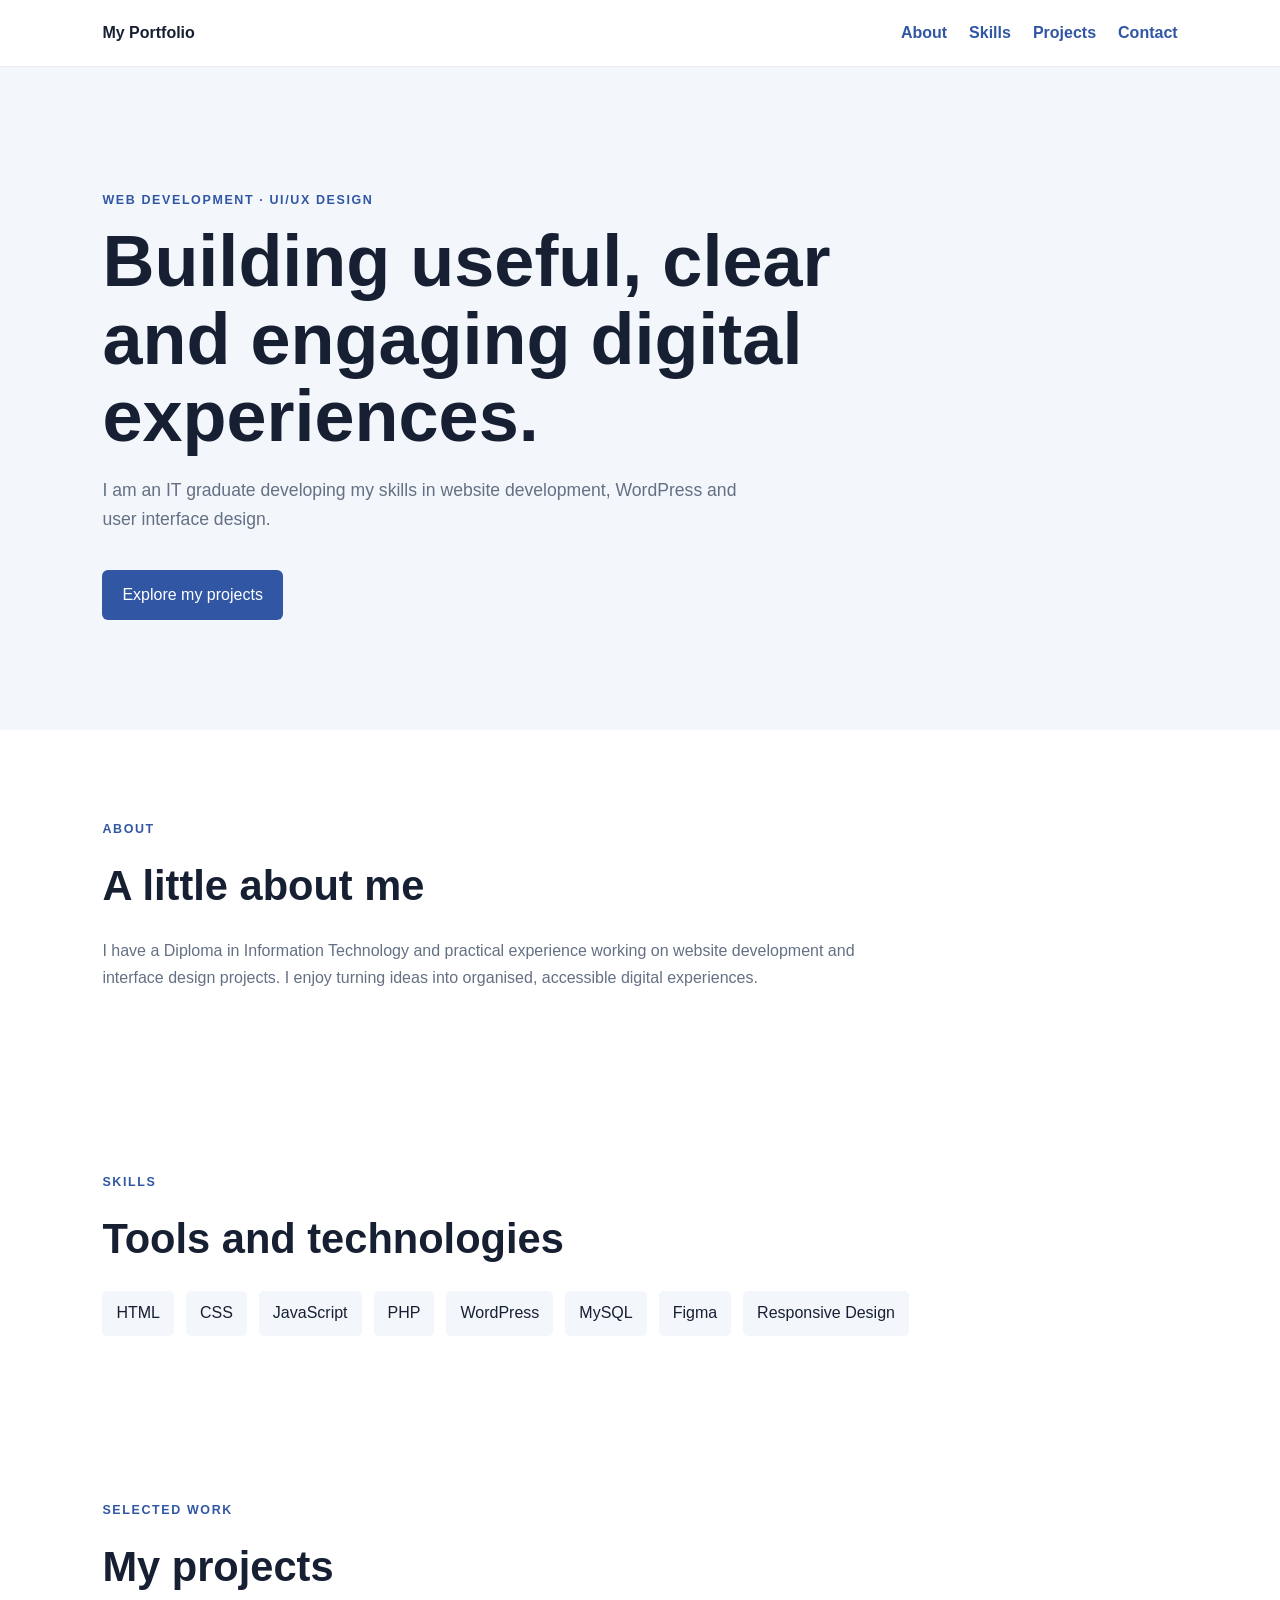
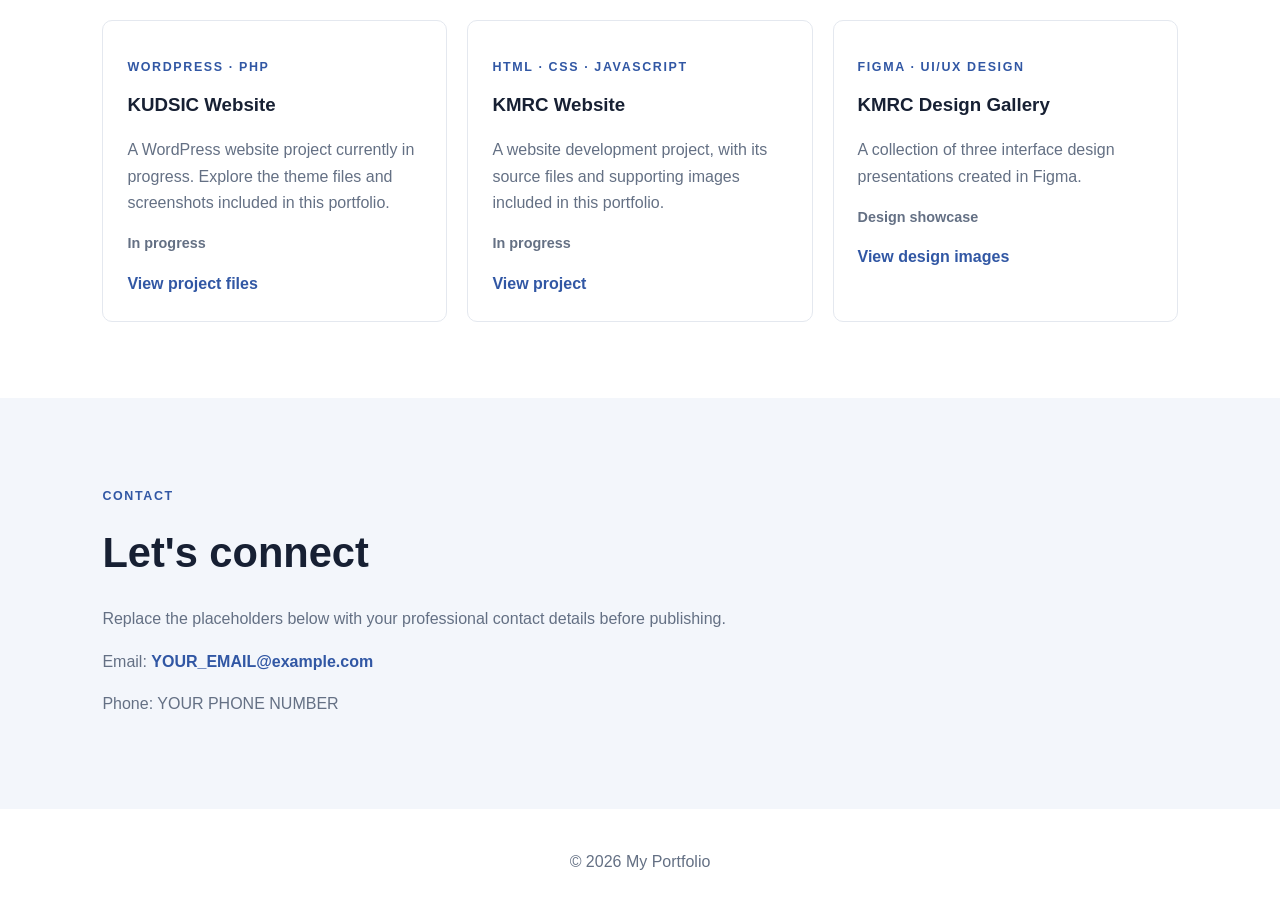
<file: index.html>
<!DOCTYPE html>
<html lang="en">
<head>
  <meta charset="UTF-8">
  <meta name="viewport" content="width=device-width, initial-scale=1.0">
  <meta name="description" content="Portfolio showcasing web development and UI/UX design projects.">
  <title>My Portfolio | Web Developer & UI/UX Designer</title>
  <link rel="stylesheet" href="style.css">
</head>
<body>
  <header class="site-header">
    <a class="logo" href="#home">My Portfolio</a>
    <nav aria-label="Main navigation">
      <a href="#about">About</a>
      <a href="#skills">Skills</a>
      <a href="#projects">Projects</a>
      <a href="#contact">Contact</a>
    </nav>
  </header>

  <main>
    <section class="hero" id="home">
      <p class="eyebrow">WEB DEVELOPMENT · UI/UX DESIGN</p>
      <h1>Building useful, clear and engaging digital experiences.</h1>
      <p>I am an IT graduate developing my skills in website development, WordPress and user interface design.</p>
      <a class="button" href="#projects">Explore my projects</a>
    </section>

    <section class="section" id="about">
      <p class="eyebrow">ABOUT</p>
      <h2>A little about me</h2>
      <p>I have a Diploma in Information Technology and practical experience working on website development and interface design projects. I enjoy turning ideas into organised, accessible digital experiences.</p>
    </section>

    <section class="section" id="skills">
      <p class="eyebrow">SKILLS</p>
      <h2>Tools and technologies</h2>
      <div class="skills">
        <span>HTML</span><span>CSS</span><span>JavaScript</span><span>PHP</span>
        <span>WordPress</span><span>MySQL</span><span>Figma</span><span>Responsive Design</span>
      </div>
    </section>

    <section class="section" id="projects">
      <p class="eyebrow">SELECTED WORK</p>
      <h2>My projects</h2>
      <div class="project-grid">
        <article class="project-card">
          <p class="project-type">WORDPRESS · PHP</p>
          <h3>KUDSIC Website</h3>
          <p>A WordPress website project currently in progress. Explore the theme files and screenshots included in this portfolio.</p>
          <p class="status">In progress</p>
          <a href="projects/kudsic/">View project files</a>
        </article>
        <article class="project-card">
          <p class="project-type">HTML · CSS · JAVASCRIPT</p>
          <h3>KMRC Website</h3>
          <p>A website development project, with its source files and supporting images included in this portfolio.</p>
          <p class="status">In progress</p>
          <a href="projects/kmrc/">View project</a>
        </article>
        <article class="project-card">
          <p class="project-type">FIGMA · UI/UX DESIGN</p>
          <h3>KMRC Design Gallery</h3>
          <p>A collection of three interface design presentations created in Figma.</p>
          <p class="status">Design showcase</p>
          <a href="projects/figma/">View design images</a>
        </article>
      </div>
    </section>

    <section class="section contact" id="contact">
      <p class="eyebrow">CONTACT</p>
      <h2>Let's connect</h2>
      <p>Replace the placeholders below with your professional contact details before publishing.</p>
      <p>Email: <a href="mailto:YOUR_EMAIL@example.com">YOUR_EMAIL@example.com</a></p>
      <p>Phone: YOUR PHONE NUMBER</p>
    </section>
  </main>

  <footer><p>© <span id="year"></span> My Portfolio</p></footer>
  <script src="script.js"></script>
</body>
</html>
</file>
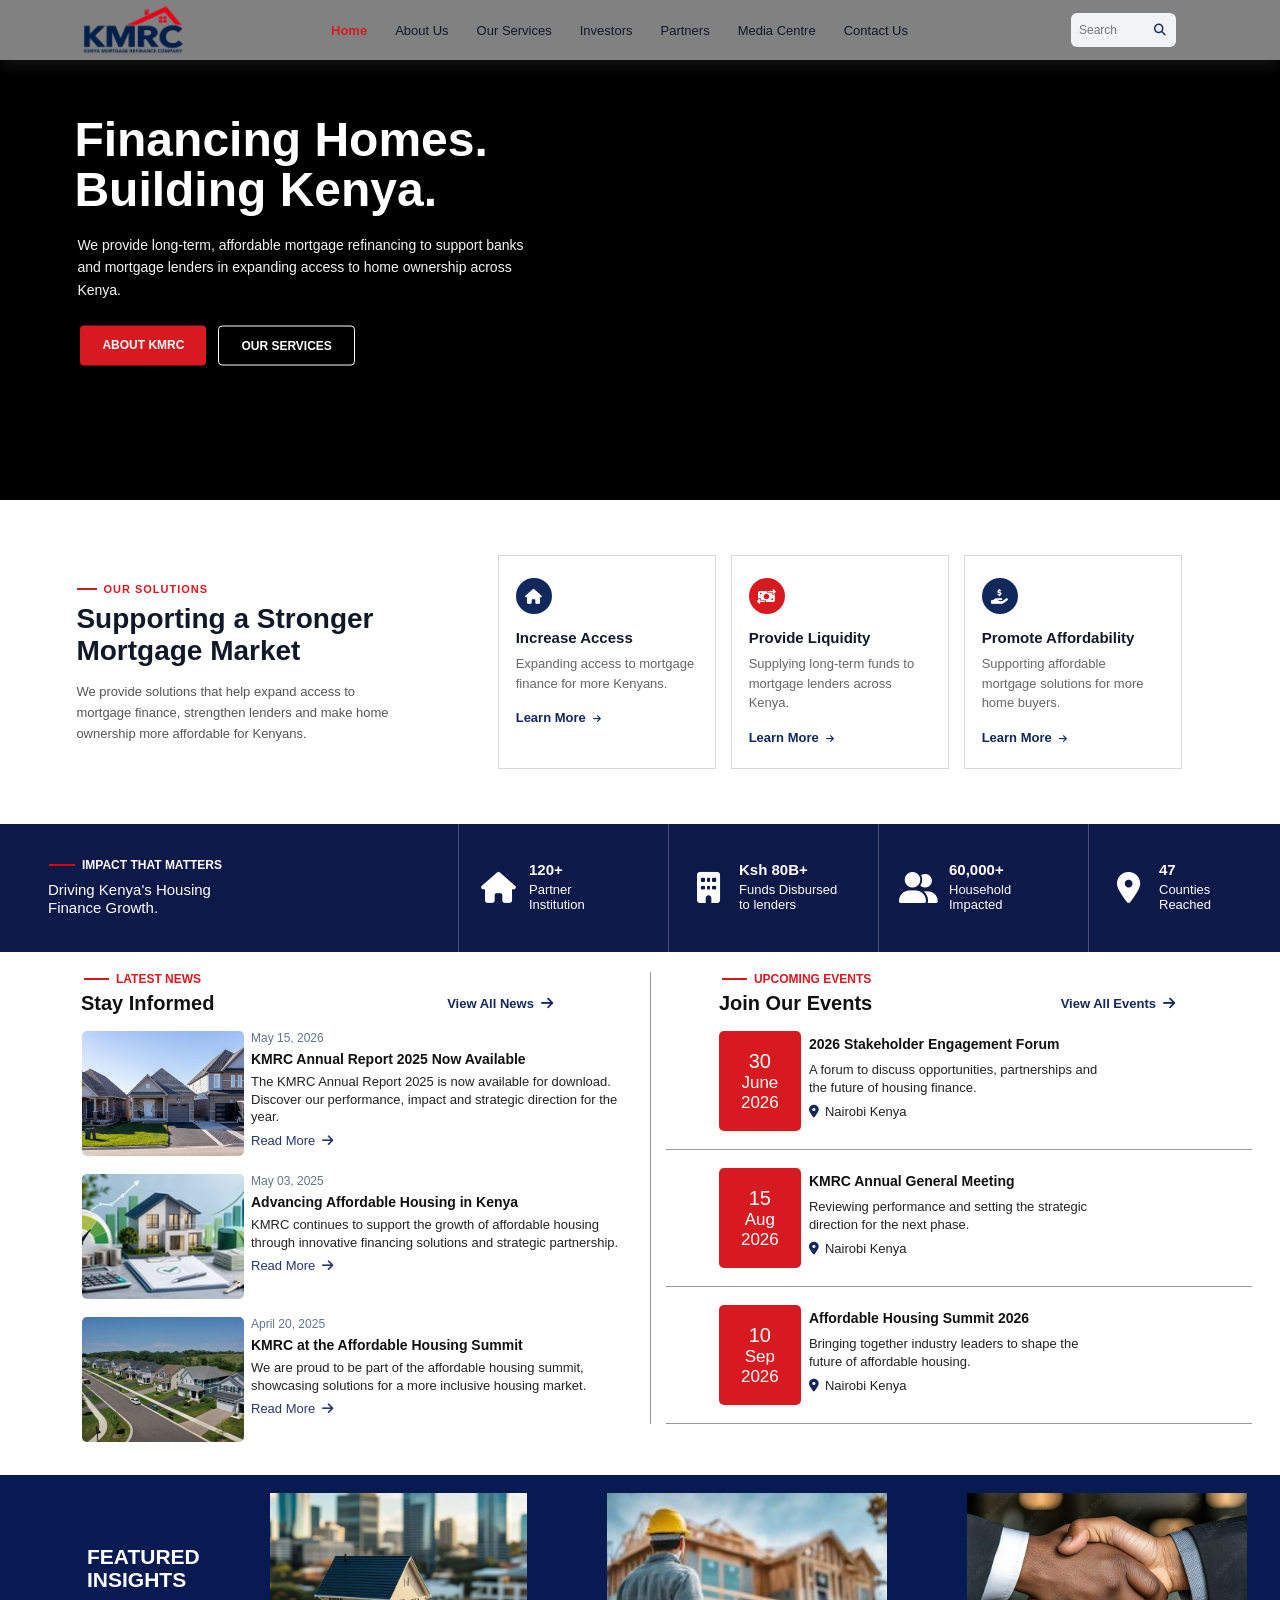
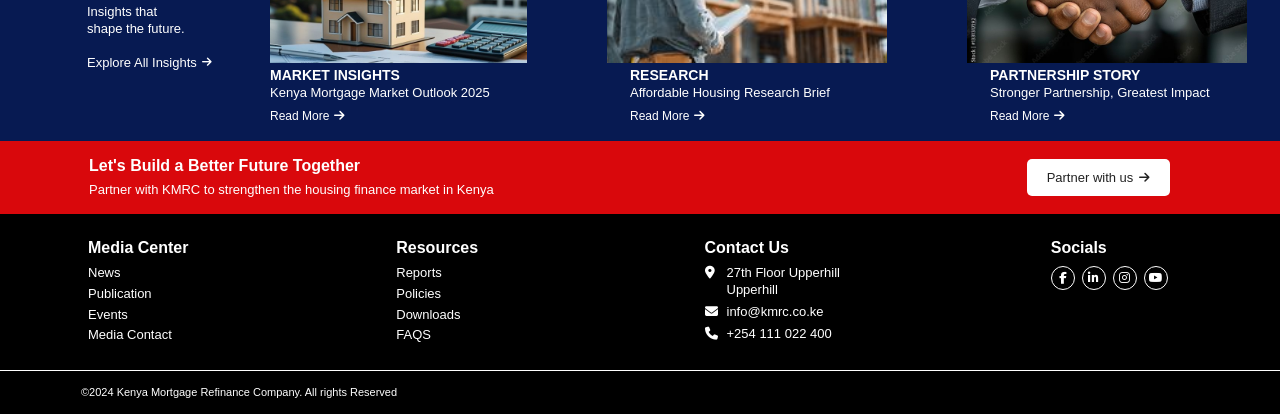
<file: Projects/My portfolio/KMRC/index.html>
<!DOCTYPE html>
<html lang="en">
<head>
    <meta charset="UTF-8">
    <meta name="viewport" content="width=device-width, initial-scale=1.0">
    <title>KMRC - Kenya Mortgage Refinance Company</title>

    <link rel="stylesheet" href="style.css">
<link rel="stylesheet" href="https://cdnjs.cloudflare.com/ajax/libs/font-awesome/6.5.2/css/all.min.css">
</head>

<body>
    <section class="hero">
  <div class="hero">
    <div class="hero-video">
        <div id="kmrc-video"></div>
    </div>
</div>

<script src="https://www.youtube.com/iframe_api"></script>
<script src="script.js"></script>
    <header class="navbar">

        <div class="logo">
            <img src="Images/logo2.png" alt="KMRC Logo">
        </div>

        <nav class="nav-menu">
            <a href="#" class="active">Home</a>
            <a href="#">About Us</a>
            <a href="#">Our Services</a>
            <a href="#">Investors</a>
             <a href="#">Partners</a>
            <a href="#">Media Centre</a>
            <a href="#">Contact Us</a>
        </nav>

        <div class="search-box">
            <input type="text" placeholder="Search">
            <button>
                <i class="fa-solid fa-magnifying-glass"></i>
            </button>
        </div>

    </header>

    <div class="hero-content">

        <h1>Financing Homes.<br>Building Kenya.</h1>

        <p>
            We provide long-term, affordable mortgage refinancing
            to support banks and mortgage lenders in expanding
            access to home ownership across Kenya.
        </p>

        <div class="hero-buttons">
            <a href="#" class="btn-primary">ABOUT KMRC</a>
            <a href="#" class="btn-secondary">OUR SERVICES</a>
        </div>

    </div>

</section>
   
<section class="solutions">

    <div class="solutions-container">

        <div class="solutions-intro">

            <span class="section-label">OUR SOLUTIONS</span>

            <h2>Supporting a Stronger<br>Mortgage Market</h2>

            <p>
                We provide solutions that help expand access to
                mortgage finance, strengthen lenders and make
                home ownership more affordable for Kenyans.
            </p>

        </div>

        <div class="solutions-cards">

            <div class="solution-card">

                <div class="solution-icon">
                    <i class="fa-solid fa-house"></i>
                </div>

                <h3>Increase Access</h3>

                <p>
                    Expanding access to mortgage finance
                    for more Kenyans.
                </p>

                <a href="#">
                    Learn More <i class="fa-solid fa-arrow-right"></i>
                </a>

            </div>


            <div class="solution-card">

                <div class="solution-icon liquidity-icon">
                     <i class="fa-solid fa-money-bill-transfer"></i>
                           </div>

                <h3>Provide Liquidity</h3>

                <p>
                    Supplying long-term funds to mortgage
                    lenders across Kenya.
                </p>

                <a href="#">
                    Learn More <i class="fa-solid fa-arrow-right"></i>
                </a>

            </div>


            <div class="solution-card">

                <div class="solution-icon">
                    <i class="fa-solid fa-hand-holding-dollar"></i>
                </div>

                <h3>Promote Affordability</h3>

                <p>
                    Supporting affordable mortgage solutions
                    for more home buyers.
                </p>

                <a href="#">
                    Learn More <i class="fa-solid fa-arrow-right"></i>
                </a>

            </div>

        </div>

    </div>

</section>
<section class="impact-section">

    <div class="impact-container">

        <div class="impact-intro">

            <div class="impact-title">
                <span></span>
                <h2>IMPACT THAT MATTERS</h2>
            </div>

            <p>
                Driving Kenya's Housing<br>
                Finance Growth.
            </p>

        </div>
        <div class="impact-item">

    <div class="impact-icon">
        <i class="fa-solid fa-house"></i>
    </div>

    <div class="impact-text">
        <h3>120+</h3>
        <p>Partner<br>Institution</p>
    </div>

</div>


<div class="impact-item">

    <div class="impact-icon">
    <i class="fa-solid fa-building"></i>
    </div>

    <div class="impact-text">
        <h3>Ksh 80B+</h3>
        <p>Funds Disbursed<br>to lenders</p>
    </div>

</div>


<div class="impact-item">

    <div class="impact-icon">
        <i class="fa-solid fa-user-group"></i>
    </div>

    <div class="impact-text">
        <h3>60,000+</h3>
        <p>Household<br>Impacted</p>
    </div>

</div>


<div class="impact-item">

    <div class="impact-icon">
       <i class="fa-solid fa-location-dot"></i>
    </div>

    <div class="impact-text">
        <h3>47</h3>
        <p>Counties<br>Reached</p>
    </div>

</div>

        
    </div>

</section>

<section class="news-events">

    <div class="latest-news">

        <div class="section-heading">

            <div>
                <div class="heading-label">
                    <span></span>
                    <p>LATEST NEWS</p>
                </div>

                <h2>Stay Informed</h2>
            </div>

            <a href="#" class="view-all">
                View All News
                <i class="fa-solid fa-arrow-right"></i>
            </a>

        </div>
        <article class="news-item">

            <img src="Images/22.jpg" alt="KMRC Annual Report">

            <div class="news-content">

                <span class="news-date">May 15, 2026</span>

                <h3>KMRC Annual Report 2025 Now Available</h3>

                <p>
                    The KMRC Annual Report 2025 is now
                    available for download. Discover our
                    performance, impact and strategic
                    direction for the year.
                </p>

                <a href="#">
                    Read More
                    <i class="fa-solid fa-arrow-right"></i>
                </a>

            </div>

        </article>
        <article class="news-item">

            <img src="Images/img43.jpg" alt="Affordable Housing">

            <div class="news-content">

                <span class="news-date">May 03, 2025</span>

                <h3>Advancing Affordable Housing in Kenya</h3>

                <p>
                    KMRC continues to support the growth
                    of affordable housing through innovative
                    financing solutions and strategic
                    partnership.
                </p>

                <a href="#">
                    Read More
                    <i class="fa-solid fa-arrow-right"></i>
                </a>

            </div>

        </article>
        <article class="news-item">

            <img src="Images/img44.jpg" alt="Affordable Housing Summit">

            <div class="news-content">

                <span class="news-date">April 20, 2025</span>

                <h3>KMRC at the Affordable Housing Summit</h3>

                <p>
                    We are proud to be part of the affordable
                    housing summit, showcasing solutions for
                    a more inclusive housing market.
                </p>

                <a href="#">
                    Read More
                    <i class="fa-solid fa-arrow-right"></i>
                </a>

            </div>

        </article>

    </div>
    <div class="upcoming-events">

        <div class="section-heading">

            <div>
                <div class="heading-label">
                    <span></span>
                    <p>UPCOMING EVENTS</p>
                </div>

                <h2>Join Our Events</h2>
            </div>

            <a href="#" class="view-all">
                View All Events
                <i class="fa-solid fa-arrow-right"></i>
            </a>

        </div>
        <article class="event-item">

            <div class="event-date">
                <span>30</span>
                <strong>June</strong>
                <span>2026</span>
            </div>

            <div class="event-content">

                <h3>2026 Stakeholder Engagement Forum</h3>

                <p>
                    A forum to discuss opportunities,
                    partnerships and the future of
                    housing finance.
                </p>

                <div class="event-location">
                    <i class="fa-solid fa-location-dot"></i>
                    <span>Nairobi Kenya</span>
                </div>

            </div>

        </article>
        <article class="event-item">

            <div class="event-date">
                <span>15</span>
                <strong>Aug</strong>
                <span>2026</span>
            </div>

            <div class="event-content">

                <h3>KMRC Annual General Meeting</h3>

                <p>
                    Reviewing performance and setting
                    the strategic direction for the
                    next phase.
                </p>

                <div class="event-location">
                    <i class="fa-solid fa-location-dot"></i>
                    <span>Nairobi Kenya</span>
                </div>

            </div>

        </article>
        <article class="event-item">

            <div class="event-date">
                <span>10</span>
                <strong>Sep</strong>
                <span>2026</span>
            </div>

            <div class="event-content">

                <h3>Affordable Housing Summit 2026</h3>

                <p>
                    Bringing together industry leaders
                    to shape the future of affordable
                    housing.
                </p>

                <div class="event-location">
                    <i class="fa-solid fa-location-dot"></i>
                    <span>Nairobi Kenya</span>
                </div>

            </div>

        </article>

    </div>

</section>

<section class="featured-insights">

    <div class="insights-container">

   
        <div class="insights-intro">

            <h2>FEATURED INSIGHTS</h2>

            <p>
                Insights that<br>
                shape the future.
            </p>

            <a href="#" class="insights-button">
                Explore All Insights
                <i class="fa-solid fa-arrow-right"></i>
            </a>

        </div>
      <div class="insights-carousel">
        <div class="insights-track" id="insightsTrack">

    <article class="insight-card">
        <img src="Images/image51.jpg" alt="Market Insights">

        <span class="insight-category">
            MARKET INSIGHTS
        </span>

        <h3>
            Kenya Mortgage Market
            Outlook 2025
        </h3>

        <a href="#">
            Read More
            <i class="fa-solid fa-arrow-right"></i>
        </a>
    </article>
    <article class="insight-card">
        <img src="Images/image 52.jpg" alt="Affordable Housing Research">

        <span class="insight-category">
            RESEARCH
        </span>

        <h3>
            Affordable Housing
            Research Brief
        </h3>

        <a href="#">
            Read More
            <i class="fa-solid fa-arrow-right"></i>
        </a>
    </article>
    <article class="insight-card">
        <img src="Images/image50.jpg" alt="Partnership Story">

        <span class="insight-category">
            PARTNERSHIP STORY
        </span>

        <h3>
            Stronger Partnership,
            Greatest Impact
        </h3>

        <a href="#">
            Read More
            <i class="fa-solid fa-arrow-right"></i>
        </a>
    </article>
    <article class="insight-card">
        <img src="Images/image9.jpg" alt="Success Story">

        <span class="insight-category">
            SUCCESS STORY
        </span>

        <h3>
            Turning Dreams
            into Homes
        </h3>

        <a href="#">
            Read More
            <i class="fa-solid fa-arrow-right"></i>
        </a>
    </article>
    <article class="insight-card">
        <img src="Images/image51.jpg" alt="Market Insights">

        <span class="insight-category">
            MARKET INSIGHTS
        </span>

        <h3>
            Kenya Mortgage Market
            Outlook 2025
        </h3>

        <a href="#">
            Read More
            <i class="fa-solid fa-arrow-right"></i>
        </a>
    </article>
    <article class="insight-card">
        <img src="Images/image 52.jpg" alt="Affordable Housing Research">

        <span class="insight-category">
            RESEARCH
        </span>

        <h3>
            Affordable Housing
            Research Brief
        </h3>

        <a href="#">
            Read More
            <i class="fa-solid fa-arrow-right"></i>
        </a>
    </article>
    <article class="insight-card">
        <img src="Images/image50.jpg" alt="Partnership Story">

        <span class="insight-category">
            PARTNERSHIP STORY
        </span>

        <h3>
            Stronger Partnership,
            Greatest Impact
        </h3>

        <a href="#">
            Read More
            <i class="fa-solid fa-arrow-right"></i>
        </a>
    </article>

</div>

    

</div>  
        

    </div>

</section>


<section class="future-section">

    <div class="future-content">

        <div class="future-text">

            <h2>Let's Build a Better Future Together</h2>

            <p>
                Partner with KMRC to strengthen the housing finance
                market in Kenya
            </p>

        </div>

        <a href="#" class="partner-button">
            Partner with us
            <i class="fa-solid fa-arrow-right"></i>
        </a>

    </div>

</section>


<footer class="kmrc-footer">
    <div class="footer-main">

        <div class="footer-container">

            <div class="footer-column">

                <h3>Media Center</h3>

                <a href="#">News</a>
                <a href="#">Publication</a>
                <a href="#">Events</a>
                <a href="#">Media Contact</a>

            </div>
            <div class="footer-column">

                <h3>Resources</h3>

                <a href="#">Reports</a>
                <a href="#">Policies</a>
                <a href="#">Downloads</a>
                <a href="#">FAQS</a>

            </div>
            <div class="footer-column contact-column">

                <h3>Contact Us</h3>

                <p>
                    <i class="fa-solid fa-location-dot"></i>
                    <span>
                        27th Floor Upperhill<br>
                        Upperhill
                    </span>
                </p>

                <p>
                    <i class="fa-solid fa-envelope"></i>
                    <span>info@kmrc.co.ke</span>
                </p>

                <p>
                    <i class="fa-solid fa-phone"></i>
                    <span>+254 111 022 400</span>
                </p>

            </div>
            <div class="footer-column social-column">

                <h3>Socials</h3>

                <div class="social-icons">

                    <a href="#" aria-label="Facebook">
                        <i class="fa-brands fa-facebook-f"></i>
                    </a>

                    <a href="#" aria-label="LinkedIn">
                        <i class="fa-brands fa-linkedin-in"></i>
                    </a>

                    <a href="#" aria-label="Instagram">
                        <i class="fa-brands fa-instagram"></i>
                    </a>

                    <a href="#" aria-label="YouTube">
                        <i class="fa-brands fa-youtube"></i>
                    </a>

                </div>

            </div>

        </div>

    </div>

    <div class="footer-bottom">

        <div class="footer-bottom-container">

            <p>
                ©2024 Kenya Mortgage Refinance Company. All rights Reserved
            </p>

        </div>

    </div>

</footer>


</body>
</html>
</file>
<file: style.css>
* { box-sizing: border-box; }
:root { --ink: #172033; --muted: #647084; --accent: #3157a4; --pale: #f3f6fb; }
html { scroll-behavior: smooth; }
body { margin: 0; font-family: Arial, Helvetica, sans-serif; color: var(--ink); line-height: 1.65; }
.site-header { display: flex; justify-content: space-between; align-items: center; gap: 24px; padding: 20px 8%; border-bottom: 1px solid #e8ebf1; }
.logo { color: var(--ink); font-weight: 700; text-decoration: none; }
nav { display: flex; gap: 22px; flex-wrap: wrap; }
nav a, .project-card a, .contact a { color: var(--accent); text-decoration: none; font-weight: 600; }
.hero { padding: 110px 8%; background: var(--pale); }
.hero h1 { max-width: 760px; font-size: clamp(2.4rem, 6vw, 4.5rem); line-height: 1.08; margin: 12px 0 20px; }
.hero p:not(.eyebrow) { max-width: 650px; color: var(--muted); font-size: 1.1rem; }
.eyebrow, .project-type { color: var(--accent); font-size: .78rem; font-weight: 700; letter-spacing: .13em; }
.button { display: inline-block; margin-top: 18px; padding: 12px 20px; border-radius: 6px; background: var(--accent); color: white; text-decoration: none; }
.section { padding: 76px 8%; }
.section h2 { margin: 6px 0 18px; font-size: clamp(1.8rem, 4vw, 2.6rem); }
.section > p:not(.eyebrow) { max-width: 780px; color: var(--muted); }
.skills { display: flex; flex-wrap: wrap; gap: 12px; }
.skills span { padding: 9px 14px; background: var(--pale); border-radius: 5px; }
.project-grid { display: grid; grid-template-columns: repeat(auto-fit, minmax(230px, 1fr)); gap: 20px; }
.project-card { padding: 24px; border: 1px solid #e4e8ef; border-radius: 10px; }
.project-card p:not(.project-type) { color: var(--muted); }
.project-card h3 { margin: 8px 0; }
.status { font-size: .9rem; font-weight: 700; }
.contact { background: var(--pale); }
footer { padding: 24px 8%; color: var(--muted); text-align: center; }
@media (max-width: 650px) { .site-header { align-items: flex-start; flex-direction: column; } nav { gap: 12px; } .hero { padding-top: 75px; padding-bottom: 75px; } }
</file>
<file: Projects/My portfolio/KMRC/style.css>
* {
    margin: 0;
    padding: 0;
    box-sizing: border-box;
}

body {
    font-family: Arial, Helvetica, sans-serif;
    background: #ffffff;
    color: #111827;
}
.hero {
    width: 100%;
    height: 500px;
    position: relative;
    overflow: hidden;
    background: #000;
}

.hero-video {
    position: absolute;
    inset: 0;
    width: 100%;
    height: 100%;
    overflow: hidden;
}

#kmrc-video {
    position: absolute;
    top: 50%;
    left: 50%;
    width: 100%;
    height: 100%;
    transform: translate(-50%, -50%);
}

#kmrc-video iframe {
    position: absolute;
    top: 50%;
    left: 50%;
    width: 100%;
    height: 100%;
    transform: translate(-50%, -50%);
    border: none;
}

.navbar {
    position: absolute;
    top: 0;
    left: 0;
    width: 100%;
    height: 60px;
    background: rgba(255, 255, 255, 0.507);
    display: flex;
    align-items: center;
    padding: 0 22px;
    box-sizing: border-box;
    z-index: 10;
    box-shadow: 0 4px 15px rgba(204, 188, 188, 0.12);
  
    
}

.navbar:hover{
    background-color: rgba(255, 255, 255, 0.993);
    transition: 5ms;
}

.logo {
    display: flex;
    align-items: center;
    flex-shrink: 0;
    margin-left: 59px;
}

.logo img {
    width: 105px;
    height: auto;
    display: block;
}

.nav-menu {
    display: flex;
    align-items: center;
    justify-content: center;
    gap: 28px;
    margin-left: auto;
    margin-right: 110px;
}

.nav-menu a {
    text-decoration: none;
    color: #111827;
    font-size: 13px;
    font-weight: 500;
    white-space: nowrap;
    transition: 0.3s ease;
}

.nav-menu a:hover {
    color: #d71920;
}

.nav-menu a.active {
    color: #d71920;
    font-weight: 600;
}

.search-box {
    margin-left: 25px;
    width: 105px;
    height: 34px;
    background: #f1f3f6;
    border-radius: 6px;
    display: flex;
    align-items: center;
    padding: 0 8px;
    margin-right: 110px;
    position: relative;
    left: 28px;
}

.search-box input {
    width: 75px;
    border: none;
    outline: none;
    background: transparent;
    font-size: 12px;
    color: #333;
}

.search-box input::placeholder {
    color: #777;
}

.search-box button {
    border: none;
    background: transparent;
    cursor: pointer;
    color: #1d315f;
    font-size: 12px;
}

.hero-content {
    position: absolute;
    left: 8%;
    top: 48%;
    transform: translateY(-50%);
    max-width: 500px;
    color: #ffffff;
    z-index: 5;
    margin-left: -28px;
}

.hero-content h1 {
    font-size: 48px;
    line-height: 1.05;
    font-weight: 700;
    margin-bottom: 18px;
}

.hero-content p {
    font-size: 14px;
    line-height: 1.6;
    max-width: 450px;
    margin-bottom: 25px;
    color: #f5f5f5;
    margin-left: 3px;
}

.hero-buttons {
    display: flex;
    gap: 12px;
    margin-left: 6px;
}

.hero-buttons a {
    text-decoration: none;
    padding: 12px 22px;
    border-radius: 4px;
    font-size: 12px;
    font-weight: 700;
    transition: 0.3s ease;
}

.btn-primary {
    background: #d71920;
    color: #ffffff;
}

.btn-primary:hover {
    background: #b51218;
}

.btn-secondary {
    background: transparent;
    color: #ffffff;
    border: 1px solid #ffffff;
}

.btn-secondary:hover {
    background: #ffffff;
    color: #12285a;
}

.solutions {
    width: 100%;
    background: #ffffff;
    padding: 55px 8%;
}

.solutions-container {
    max-width: 1200px;
    margin: auto;
    display: flex;
    align-items: center;
    gap: 45px;
}

.solutions-intro {
    width: 35%;
    margin-left: -61px;
}

.section-label {
    display: inline-block;
    color: #d71920;
    font-size: 11px;
    font-weight: 700;
    letter-spacing: 1px;
    margin-bottom: 8px;
    position: relative;
    padding-left: 62px;
}

.section-label::before {
    content: "";
    position: absolute;
    left: 0;
    top: 50%;
    transform: translateY(-50%);
    width: 20px;
    height: 2px;
    background: #d71920;
    left: 36px;
}

.solutions-intro h2 {
    color: #111827;
    font-size: 28px;
    line-height: 1.15;
    margin-bottom: 15px;
    font-weight: 700;
    padding-left: 35px;
}
.solutions-intro p {
    color: #555;
    font-size: 13px;
    line-height: 1.6;
    max-width: 350px;
    padding-left: 35px;
}

.solutions-cards {
    width: 65%;
    display: grid;
    grid-template-columns: repeat(3, 1fr);
    gap: 15px;
    padding-left: 15px;
    position: relative;
    left: 20px;
}

.solution-card {
    border: 1px solid #d8d8d8;
    padding: 22px 17px;
    min-height: 180px;
    background: #ffffff;
    transition: 0.3s ease;
}

.solution-card:hover {
    transform: translateY(-5px);
    box-shadow: 0 8px 20px rgba(0, 0, 0, 0.10);
    border-color: #1b315f;
}

.solution-icon {
    width: 36px;
    height: 36px;
    border-radius: 50%;
    background: #10285b;
    color: #ffffff;
    display: flex;
    align-items: center;
    justify-content: center;
    margin-bottom: 15px;
    font-size: 15px;
}

.liquidity-icon {
    background: #d71920;
}

.solution-card h3 {
    color: #111827;
    font-size: 15px;
    margin-bottom: 8px;
}

.solution-card p {
    color: #666;
    font-size: 13px;
    line-height: 1.5;
    margin-bottom: 15px;
}

.solution-card a {
    color: #10285b;
    text-decoration: none;
    font-size: 13px;
    font-weight: 700;
}

.solution-card a i {
    margin-left: 4px;
    font-size: 9px;
}

.solution-card a:hover {
    color: #d71920;
}

@media (max-width: 1000px) {

    .navbar {
        width: 94%;
    }

    .nav-menu {
        gap: 15px;
    }

    .nav-menu a {
        font-size: 11px;
    }

    .logo img {
        width: 90px;
    }

    .search-box {
        width: 85px;

        margin-left: 15px;
    }

    .hero-content h1 {
        font-size: 40px;
    }

    .solutions-container {
        gap: 25px;
    }

    .solutions-cards {
        gap: 10px;
    }
}

@media (max-width: 900px) {

    .solutions-container {
        flex-direction: column;
        align-items: flex-start;
    }

    .solutions-intro {
        width: 100%;
    }

    .solutions-cards {
        width: 100%;
    }
}

@media (max-width: 750px) {

    .navbar {
        height: auto;
        min-height: 65px;
        padding: 12px 18px;
        flex-wrap: wrap;
    }

    .nav-menu {
        width: 100%;
        order: 3;
        margin: 15px 0 5px;
        justify-content: center;
        flex-wrap: wrap;
        gap: 15px;
    }

    .search-box {
        margin-left: auto;
    }

    .hero {
        height: 600px;
    }

    .hero-content {
        left: 6%;
        right: 6%;
        top: 55%;
        max-width: none;
    }

    .hero-content h1 {
        font-size: 36px;
    }

    .hero-content p {
        font-size: 14px;
    }

    .solutions {
        padding: 40px 5%;
    }

    .solutions-cards {
        grid-template-columns: 1fr;
    }
}


@media (max-width: 480px) {

    .navbar {
        top: 15px;
        width: 94%;
    }

    .logo img {
        width: 80px;
    }

    .search-box {
        width: 75px;
    }

    .search-box input {
        width: 50px;
    }

    .hero-content h1 {
        font-size: 31px;
    }

    .hero-content p {
        font-size: 13px;
    }

    .hero-buttons {
        flex-direction: column;
        align-items: flex-start;
    }

    .hero-buttons a {
        padding: 11px 18px;
    }

    .solutions-intro h2 {
        font-size: 25px;
    }
}

.impact-section {
    width: 100%;
    height: 128px;
    background: #0d1948;
    color: #ffffff;
}

.impact-container {
    width: 100%;
    max-width: 1200px;
    height: 100%;
    margin: 0 auto;
    display: flex;
    align-items: stretch;
}

.impact-intro {
    width: 30%;
    display: flex;
    flex-direction: column;
    justify-content: center;
    position: relative;
    left: -1px;
    
}

.impact-title {
    display: flex;
    align-items: center;
    gap: 7px;
    margin-bottom: 10px;
    padding-left: -61px;
    position: relative;
    left: 10px;
}

.impact-title span {
    display: block;
    width: 26px;
    height: 2px;
    background: #e00000;
    flex-shrink: 0;
}

.impact-title h2 {
    margin: 0;
    font-size: 12px;
    line-height: 1;
    font-weight: 600;
    color: #ffffff;
}
.impact-intro > p {
    margin: 0;
    padding-left: 32px;
    color: #ffffff;
    font-size: 15px;
    line-height: 1.15;
    font-weight: 500;
    position: relative;
    left: -23px;
}

.impact-item {
    width: 17.5%;
    display: flex;
    align-items: center;
    padding: 0 18px;
    border-left: 1px solid rgba(255, 255, 255, 0.25);
    position: relative;
    left: 58px;
}

.impact-icon {
    width: 42px;
    min-width: 42px;
    height: 50px;
    display: flex;
    align-items: center;
    justify-content: center;
    margin-right: 10px;
    color: #ffffff;
    font-size: 31px;
    line-height: 1;
}

.impact-icon i {
    color: #ffffff;
    font-size: 31px;
    font-weight: 900;
}

.impact-text {
    display: flex;
    flex-direction: column;
    justify-content: center;
}

.impact-text h3 {
    margin: 0 0 5px 0;
    color: #ffffff;
    font-size: 15px;
    line-height: 1.1;
    font-weight: bold;
    white-space: nowrap;
    font-family: Arial, Helvetica, sans-serif;
}

.impact-text p {
    margin: 0;
    color: #ffffff;
    font-size: 13px;
    line-height: 1.15;
    font-weight: 400;
    font-family: Arial, Helvetica, sans-serif;
}

@media (max-width: 1000px) {

    .impact-section {
        height: 125px;
    }

    .impact-intro {
        width: 28%;

        padding-left: 20px;
        padding-right: 15px;
    }

    .impact-title h2 {
        font-size: 10px;
    }

    .impact-title span {
        width: 22px;
    }

    .impact-intro > p {
        font-size: 13px;
        padding-left: 29px;
    }

    .impact-item {
        width: 18%;
        padding: 0 10px;
    }

    .impact-icon {
        width: 35px;
        min-width: 35px;
        height: 45px;
        font-size: 25px;
        margin-right: 7px;
    }

    .impact-icon i {
        font-size: 25px;
    }

    .impact-text h3 {
        font-size: 13px;
    }

    .impact-text p {
        font-size: 10px;
    }
}

@media (max-width: 700px) {

    .impact-section {
        height: auto;
    }

    .impact-container {
        flex-wrap: wrap;
    }

    .impact-intro {
        width: 100%;
        padding: 25px 20px;
    }

    .impact-item {
        width: 50%;
        min-height: 90px;
        padding: 15px;
        border-top: 1px solid rgba(255, 255, 255, 0.15);
    }

    .impact-icon {
        width: 35px;
        min-width: 35px;
        height: 40px;
        font-size: 25px;
        margin-right: 8px;
    }

    .impact-icon i {
        font-size: 25px;
    }

    .impact-text h3 {
        font-size: 13px;
    }

    .impact-text p {
        font-size: 10px;
    }
}

.news-events {
    width: 100%;
    max-width: 1442px;
    margin: 0 auto;
    padding: 20px 28px 15px;
    background: #ffffff;
    display: flex;
    align-items: flex-start;
    gap: 20px;
}

.latest-news {
    width: 50%;
    min-width: 0;
}

.upcoming-events {
    width: 50%;
    min-width: 0;
    padding-left: 15px;
    border-left: 1px solid #999999;
}

.section-heading {
    width: 100%;
    display: flex;
    align-items: flex-end;
    justify-content: space-between;
    margin-bottom: 18px;
    position: relative;
    left: 15px;
}

.heading-label {
    display: flex;
    align-items: center;
    gap: 7px;
    margin-bottom: 7px;
    padding-left: 41px;
}

.heading-label span {
    width: 25px;
    height: 2px;
    display: block;
    background: #d71920;
}

.heading-label p {
    margin: 0;
    color: #d71920;
    font-size: 12px;
    font-weight: 600;
}

.section-heading h2 {
    margin: 0;
    color: #111111;
    font-size: 20px;
    line-height: 1;
    font-weight: 600;
    padding-left: 38px;
}


.view-all {
    display: flex;
    align-items: center;
    gap: 7px;
    margin-bottom: 2px;
    color: #152858;
    text-decoration: none;
    font-size: 13px;
    font-weight: 600;
    white-space: nowrap;
    font-family: Arial, Helvetica, sans-serif;
    position: relative;
    left: -92px;
}
.view-all i {
    font-size: 14px;
}
.view-all:hover {
    color: #d71920;
}
.news-item {
    width: 100%;
    height: 125px;
    display: flex;
    margin-bottom: 18px;
    padding-left: 54px;
}

.news-item img {
    width: 162px;
    height: 125px;
    flex-shrink: 0;
    object-fit: cover;
    border-radius: 5px;
}

.news-content {
    padding-left: 7px;
    min-width: 0;
    display: flex;
    flex-direction: column;
    justify-content: flex-start;
}

.news-date {
    color: #64748b;
    font-size: 12px;
    margin-bottom: 6px;
}

.news-content h3 {
    margin: 0 0 6px;
    color: #111111;
    font-size: 14px;
    line-height: 1.2;
    font-weight: 700;
}

.news-content p {
    margin: 0 0 7px;
    color: #222222;
    font-size: 13px;
    line-height: 1.35;
}

.news-content > a {
    display: flex;
    align-items: center;
    gap: 7px;
    color: #26386b;
    text-decoration: none;
    font-size: 13px;
    font-weight: 500;
}

.news-content > a i {
    font-size: 13px;
}

.news-content > a:hover {
    color: #d71920;
}

.event-item {
    width: 100%;
    min-height: 118px;
    display: flex;
    align-items: flex-start;
    padding-bottom: 18px;
    margin-bottom: 18px;
    border-bottom: 1px solid #999999;
    padding-left: 53px;
}

.event-item:last-child {
    margin-bottom: 0;
}

.event-date {
    width: 82px;
    min-width: 82px;
    height: 100px;
    background: #d71920;
    border-radius: 5px;
    color: #ffffff;
    display: flex;
    flex-direction: column;
    align-items: center;
    justify-content: center;
    margin-right: 8px;
}

.event-date span:first-child {
    font-size: 20px;
    line-height: 1;
    margin-bottom: 3px;
}

.event-date strong {
    font-size: 17px;
    line-height: 1;
    font-weight: 500;
    margin-bottom: 3px;
}

.event-date span:last-child {
    font-size: 17px;
    line-height: 1;
}

.event-content {
    flex: 1;
    min-width: 0;
    padding-top: 5px;
}

.event-content h3 {
    margin: 0 0 8px;
    color: #111111;
    font-size: 14px;
    line-height: 1.25;
    font-weight: 700;
}

.event-content p {
    margin: 0 0 8px;
    color: #222222;
    font-size: 13px;
    line-height: 1.35;
    max-width: 300px;
}

.event-location {
    display: flex;
    align-items: center;
    gap: 6px;
    color: #222222;
    font-size: 13px;
}

.event-location i {
    color: #152858;
    font-size: 13px;
}

.event-item:hover .event-date {
    background: #b51218;
}

.event-item:hover .event-content h3 {
    color: #152858;
}

@media (max-width: 900px) {

    .news-events {
        padding: 20px;
        gap: 15px;
    }

    .upcoming-events {
        padding-left: 12px;
    }

    .news-item img {
        width: 135px;
        height: 115px;
    }

    .event-date {
        width: 68px;
        min-width: 68px;
        height: 88px;
    }

    .event-date span:first-child {
        font-size: 17px;
    }

    .event-date strong {
        font-size: 14px;
    }

    .event-date span:last-child {
        font-size: 14px;
    }
}

@media (max-width: 700px) {

    .news-events {
        display: block;
        padding: 25px 15px;
    }

    .latest-news {
        width: 100%;
    }

    .upcoming-events {
        width: 100%;
        margin-top: 30px;
        padding-left: 0;
        padding-top: 25px;
        border-left: none;
        border-top: 1px solid #999999;
    }

    .news-item img {
        width: 120px;
        height: 100px;
    }
}

.featured-insights {
    width: 100%;
    padding: 18px 0;
    background: #071a52;
    overflow: hidden;
    box-sizing: border-box;
}

.insights-container {
    width: 100%;
    max-width: 1400px;
    margin: 0 auto;
    display: flex;
    align-items: center;
    gap: 30px;
    padding: 0 30px;
    box-sizing: border-box;
}

.insights-intro {
    flex: 0 0 190px;
    width: 190px;
    min-width: 190px;
    position: relative;
    z-index: 2;
}

.insights-intro h2 {
    margin: 0 0 12px;
    color: #ffffff;
    font-family: Arial, Helvetica, sans-serif;
    font-size: 21px;
    font-weight: 700;
    line-height: 1.1;
    padding-left: 57px;
}

.insights-intro p {
    margin: 0 0 15px;
    color: #ffffff;
    font-family: Arial, Helvetica, sans-serif;
    font-size: 13px;
    line-height: 1.35;
    padding-left: 57px;
}

.insights-button {
    display: inline-flex;
    align-items: center;
    gap: 5px;
    color: #ffffff;
    font-family: Arial, Helvetica, sans-serif;
    font-size: 13px;
    font-weight: 500;
    text-decoration: none;
    white-space: nowrap;
    padding-left: 57px;
}

.insights-button i {
    font-size: 11px;
}

.insights-button:hover {
    color: #d71920;
}

.insights-carousel {
    flex: 1;
    min-width: 0;
    max-width: 1087px;
    margin: 0 auto;
    overflow: hidden;
    position: relative;
    box-sizing: border-box;
    position: relative;
    left: 20px;
}

.insights-track {
    display: flex;
    align-items: flex-start;
    gap: 10px;
    width: max-content;
    animation: insights-forward 10s infinite;
    will-change: transform;
}

.insight-card {
    flex: 0 0 350px;
    width: 350px;
    min-width: 350px;
    color: #ffffff;
    box-sizing: border-box;
}

.insight-card img {
    width: 80%;
    height: 170px;
    object-fit: cover;
    display: block;
    margin-bottom: 5px;
    position: relative;
    left: -23px;
}

.insight-category {
    display: block;
    margin-bottom: 3px;
    color: #ffffff;
    font-family: Arial, Helvetica, sans-serif;
    font-size: 14px;
    line-height: 1;
    font-weight: 600;
}

.insight-card h3 {
    margin: 0 0 5px;
    color: #ffffff;
    font-family: Arial, Helvetica, sans-serif;
    font-size: 13px;
    line-height: 1.2;
    font-weight: 400;
}

.insight-card a {
    display: inline-flex;
    align-items: center;
    gap: 5px;
    color: #ffffff;
    text-decoration: none;
    font-family: Arial, Helvetica, sans-serif;
    font-size: 12px;
    line-height: 1;
}

.insight-card a i {
    font-size: 12px;
}

.insight-card a:hover {
    color: #d71920;
}

@keyframes insights-forward {
    0% {
        transform: translateX(0);
    }
    20% {
        transform: translateX(0);
    }
    25% {
        transform: translateX(-360px);
    }
    45% {
        transform: translateX(-360px);
    }
    50% {
        transform: translateX(-720px);
    }
    70% {
        transform: translateX(-720px);
    }
    75% {
        transform: translateX(-1080px);
    }
    95% {
        transform: translateX(-1080px);
    }
    100% {
        transform: translateX(-1440px);
    }
}

@media (max-width: 1100px) {
    .featured-insights {
        padding: 16px 0;
    }

    .insights-container {
        gap: 20px;
        padding: 0 20px;
    }

    .insights-intro {
        flex: 0 0 170px;
        width: 170px;
        min-width: 170px;
    }

    .insights-intro h2 {
        font-size: 19px;
    }

    .insights-intro p {
        font-size: 13px;
    }

    .insight-card {
        flex: 0 0 300px;
        width: 300px;
        min-width: 300px;
    }

    .insight-card img {
        height: 65px;
    }

    @keyframes insights-forward {
        0% {
            transform: translateX(0);
        }

        20% {
            transform: translateX(0);
        }

        25% {
            transform: translateX(-310px);
        }

        45% {
            transform: translateX(-310px);
        }

        50% {
            transform: translateX(-620px);
        }

        70% {
            transform: translateX(-620px);
        }

        75% {
            transform: translateX(-930px);
        }

        95% {
            transform: translateX(-930px);
        }

        100% {
            transform: translateX(-1240px);
        }
    }
}

@media (max-width: 850px) {
    .insights-container {
        gap: 15px;
        padding: 0 15px;
    }

    .insights-intro {
        flex: 0 0 150px;
        width: 150px;
        min-width: 150px;
    }

    .insights-intro h2 {
        font-size: 17px;
    }

    .insights-intro p {
        font-size: 12px;
    }

    .insights-button {
        font-size: 11px;
    }

    .insight-card {
        flex: 0 0 260px;
        width: 260px;
        min-width: 260px;
    }

    .insight-card img {
        height: 62px;
    }

    .insight-category {
        font-size: 12px;
    }

    .insight-card h3 {
        font-size: 12px;
    }

    .insight-card a {
        font-size: 11px;
    }

    @keyframes insights-forward {
        0% {
            transform: translateX(0);
        }
        20% {
            transform: translateX(0);
        }
        25% {
            transform: translateX(-270px);
        }
        45% {
            transform: translateX(-270px);
        }
        50% {
            transform: translateX(-540px);
        }
        70% {
            transform: translateX(-540px);
        }
        75% {
            transform: translateX(-810px);
        }
        95% {
            transform: translateX(-810px);
        }
        100% {
            transform: translateX(-1080px);
        }
    }
}

@media (max-width: 700px) {
    .featured-insights {
        padding: 20px 15px;
    }
    .insights-container {
        display: block;
        width: 100%;
        padding: 0;
    }
    .insights-intro {
        width: 100%;
        min-width: 100%;
        margin-bottom: 18px;
    }
    .insights-intro h2 {
        font-size: 20px;
    }
    .insights-intro p {
        font-size: 13px;
    }
    .insights-carousel {
        width: 100%;
        max-width: 100%;
        margin: 0;
        overflow: hidden;
    }
    .insights-track {
        gap: 8px;
    }
    .insight-card {
        flex: 0 0 calc((100vw - 38px) / 3);
        width: calc((100vw - 38px) / 3);
        min-width: calc((100vw - 38px) / 3);
    }
    .insight-card img {
        height: 65px;
    }
    .insight-category {
        font-size: 11px;
    }
    .insight-card h3 {
        font-size: 11px;
        line-height: 1.15;
    }
    .insight-card a {
        font-size: 10px;
    }
    @keyframes insights-forward {
        0% {
            transform: translateX(0);
        }
        20% {
            transform: translateX(0);
        }
        25% {
            transform: translateX(
                calc(-1 * ((100vw - 38px) / 3 + 8px))
            );
        }
        45% {
            transform: translateX(
                calc(-1 * ((100vw - 38px) / 3 + 8px))
            );
        }
        50% {
            transform: translateX(
                calc(-2 * ((100vw - 38px) / 3 + 8px))
            );
        }
        70% {
            transform: translateX(
                calc(-2 * ((100vw - 38px) / 3 + 8px))
            );
        }
        75% {
            transform: translateX(
                calc(-3 * ((100vw - 38px) / 3 + 8px))
            );
        }
        95% {
            transform: translateX(
                calc(-3 * ((100vw - 38px) / 3 + 8px))
            );
        }
        100% {
            transform: translateX(
                calc(-4 * ((100vw - 38px) / 3 + 8px))
            );
        }
    }
}

@media (max-width: 480px) {
    .featured-insights {
        padding: 18px 12px;
    }

    .insights-intro {
        margin-bottom: 15px;
    }

    .insights-intro h2 {
        font-size: 18px;
    }

    .insights-intro p {
        font-size: 12px;
    }

    .insight-card {
        flex: 0 0 calc((100vw - 32px) / 3);
        width: calc((100vw - 32px) / 3);
        min-width: calc((100vw - 32px) / 3);
    }

    .insight-card img {
        height: 60px;
    }

    .insight-category {
        font-size: 10px;
    }

    .insight-card h3 {
        font-size: 10px;
        line-height: 1.15;
    }

    .insight-card a {
        font-size: 9px;
    }

    @keyframes insights-forward {
        0% {
            transform: translateX(0);
        }
        20% {
            transform: translateX(0);
        }
        25% {
            transform: translateX(
                calc(-1 * ((100vw - 32px) / 3 + 8px))
            );
        }
        45% {
            transform: translateX(
                calc(-1 * ((100vw - 32px) / 3 + 8px))
            );
        }
        50% {
            transform: translateX(
                calc(-2 * ((100vw - 32px) / 3 + 8px))
            );
        }
        70% {
            transform: translateX(
                calc(-2 * ((100vw - 32px) / 3 + 8px))
            );
        }
        75% {
            transform: translateX(
                calc(-3 * ((100vw - 32px) / 3 + 8px))
            );
        }
        95% {
            transform: translateX(
                calc(-3 * ((100vw - 32px) / 3 + 8px))
            );
        }
        100% {
            transform: translateX(
                calc(-4 * ((100vw - 32px) / 3 + 8px))
            );
        }
    }
}
@media (prefers-reduced-motion: reduce) {
    .insights-track {
        animation: none;
        transform: translateX(0);
    }
}



.future-section {
    width: 100%;
    background: #d9080c;
    color: #ffffff;
    padding: 15px 32px;
}

.future-content {
    width: 100%;
    max-width: 1442px;
    margin: 0 auto;
    display: flex;
    align-items: center;
    justify-content: space-between;
}

.future-text h2 {
    margin: 0 0 7px;
    color: #ffffff;
    font-size: 16px;
    line-height: 1.2;
    font-weight: bold;
    padding-left: 57px;
}


.future-text p {
    margin: 0;
    color: #ffffff;
    font-size: 13px;
    line-height: 1.3;
    padding-left: 57px;
}

.partner-button {
    display: inline-flex;
    align-items: center;
    justify-content: center;
    gap: 6px;
    min-width: 143px;
    height: 37px;
    padding: 0 14px;
    background: #ffffff;
    border-radius: 5px;
    color: #222222;
    text-decoration: none;
    font-size: 13px;
    font-weight: 500;
    transition: all 0.3s ease;
    position: relative;
    left: -78px;
}


.partner-button i {
    font-size: 12px;
}


.partner-button:hover {
    background: #0b1748;

    color: #ffffff;
}

@media (max-width: 900px) {

    .future-section {
        padding: 15px 20px;
    }

    .future-content {
        gap: 20px;
    }

    .future-text h2 {
        font-size: 15px;
    }

    .future-text p {
        font-size: 9px;
    }

    .partner-button {
        min-width: 130px;

        height: 35px;

        font-size: 11px;
    }
}

@media (max-width: 600px) {

    .future-content {
        flex-direction: column;
        align-items: flex-start;
        gap: 15px;
    }

    .partner-button {
        align-self: flex-start;
    }

}

.kmrc-footer {
    width: 100%;
    background: #000000;
    color: #ffffff;
}

.footer-main {
    width: 100%;
    background: #000000;
    padding: 24px 32px 22px;
}


.footer-container {
    width: 100%;
    max-width: 1442px;
    margin: 0 auto;
    display: grid;
    grid-template-columns:
        1fr
        1fr
        1.15fr 
        1fr;
    column-gap: 55px;
    align-items: start;
    position: relative;
    left: 11px;
}
.footer-column {
    display: flex;
    flex-direction: column;
    padding-left: 45px;
}


.footer-column h3 {
    margin: 0 0 8px;
    color: #ffffff;
    font-size: 16px;
    font-weight: bold;
    line-height: 1.2;
}

.footer-column a {
    width: fit-content;
    margin-bottom: 5px;
    color: #ffffff;
    text-decoration: none;
    font-size: 13px;
    line-height: 1.2;
    transition: 0.3s ease;
}


.footer-column a:hover {
    color: #d9080c;
}

.contact-column p {
    display: flex;
    align-items: flex-start;
    gap: 7px;
    margin: 0 0 5px;
    color: #ffffff;
    font-size: 13px;
    line-height: 1.3;
}


.contact-column p i {
    width: 15px;
    margin-top: 1px;
    color: #ffffff;
    font-size: 13px;
    flex-shrink: 0;
}

.social-icons {
    display: flex;
    align-items: center;
    gap: 7px;
    margin-top: 1px;
}


.social-icons a {
    width: 24px;
    height: 24px;
    margin: 0;
    border: 1.5px solid #ffffff;
    border-radius: 50%;
    display: flex;
    align-items: center;
    justify-content: center;
    color: #ffffff;
    font-size: 12px;
    transition: all 0.3s ease;
}


.social-icons a:hover {
    background: #ffffff;
    color: #000000;
}

.footer-bottom {
    width: 100%;
    background: #000000;
    border-top: 1px solid #ffffff;
    padding: 15px 32px;
    padding-left: 81px;
}


.footer-bottom-container {
    width: 100%;
    max-width: 1442px;
    margin: 0 auto;
}


.footer-bottom p {
    margin: 0;
    color: #ffffff;
    font-size: 11px;
    line-height: 1.2;
}
@media (max-width: 900px) {

    .footer-main {
        padding: 22px 20px;
    }

    .footer-container {
        grid-template-columns:
            1fr
            1fr
            1.2fr
            1fr;
        column-gap: 25px;
    }

    .footer-column h3 {
        font-size: 15px;
    }

    .footer-column a,
    .contact-column p {
        font-size: 11px;
    }

}

@media (max-width: 650px) {

    .footer-main {
        padding: 25px 20px;
    }

    .footer-container {
        grid-template-columns: 1fr 1fr;
        row-gap: 25px;
        column-gap: 20px;
    }

    .footer-bottom {
        padding: 13px 20px;
    }

    .footer-bottom p {
        font-size: 10px;
    }

}

@media (max-width: 450px) {

    .footer-container {
        grid-template-columns: 1fr;
    }

}
</file>
